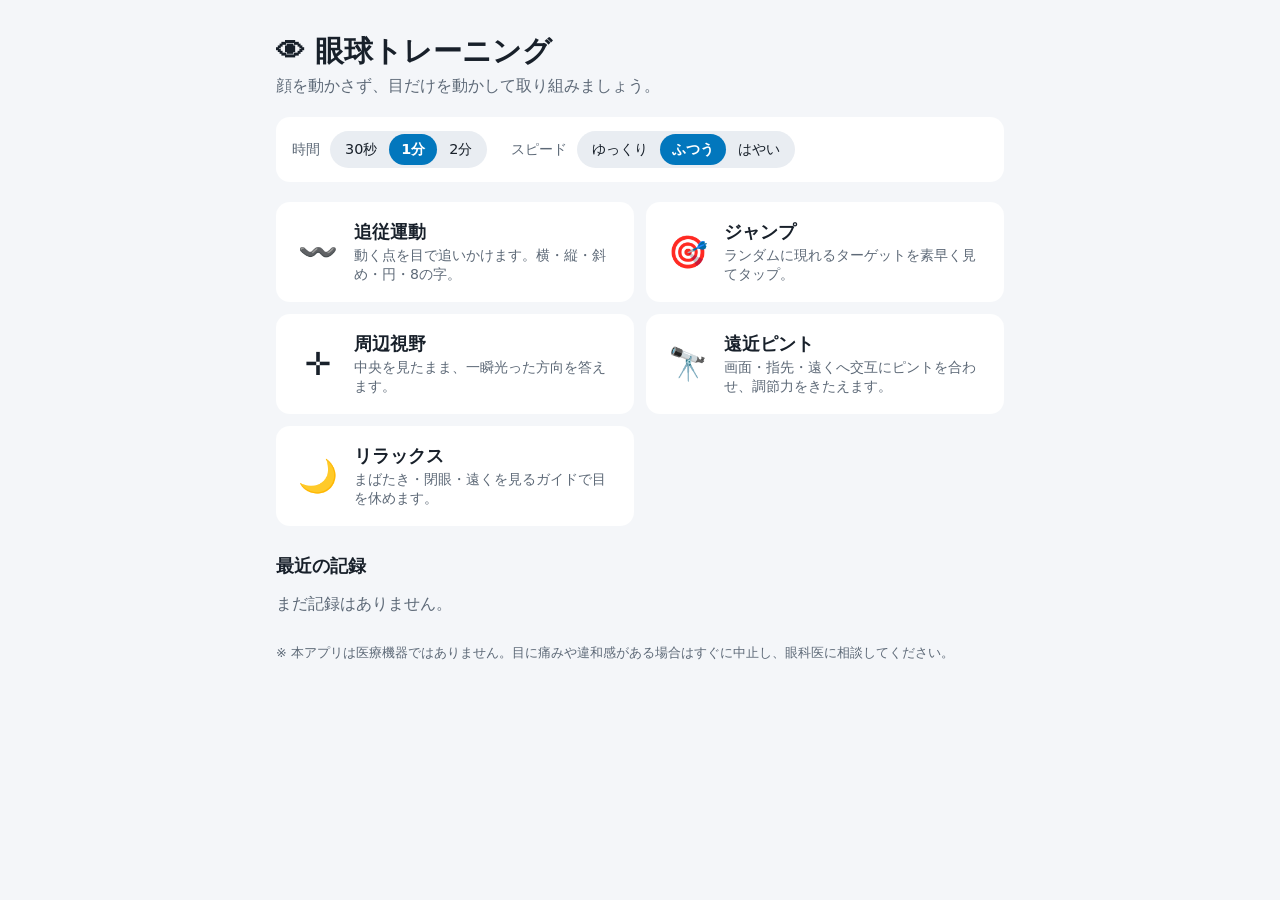
<file: index.html>
<!doctype html>
<html lang="ja">
<head>
  <meta charset="utf-8">
  <meta name="viewport" content="width=device-width, initial-scale=1, viewport-fit=cover">
  <meta name="theme-color" content="#10151c">
  <title>眼球トレーニング</title>
  <link rel="stylesheet" href="style.css">
</head>
<body>
  <!-- ホーム -->
  <main id="home" class="screen active">
    <header class="hero">
      <h1>👁 眼球トレーニング</h1>
      <p class="lead">顔を動かさず、目だけを動かして取り組みましょう。</p>
    </header>

    <section class="settings" aria-label="設定">
      <div class="field">
        <span class="label">時間</span>
        <div class="seg" data-setting="duration">
          <button data-value="30">30秒</button>
          <button data-value="60">1分</button>
          <button data-value="120">2分</button>
        </div>
      </div>
      <div class="field">
        <span class="label">スピード</span>
        <div class="seg" data-setting="speed">
          <button data-value="slow">ゆっくり</button>
          <button data-value="normal">ふつう</button>
          <button data-value="fast">はやい</button>
        </div>
      </div>
    </section>

    <section class="modes" aria-label="トレーニング">
      <button class="card" data-mode="pursuit">
        <span class="icon">〰️</span>
        <span class="title">追従運動</span>
        <span class="desc">動く点を目で追いかけます。横・縦・斜め・円・8の字。</span>
      </button>
      <button class="card" data-mode="saccade">
        <span class="icon">🎯</span>
        <span class="title">ジャンプ</span>
        <span class="desc">ランダムに現れるターゲットを素早く見てタップ。</span>
      </button>
      <button class="card" data-mode="peripheral">
        <span class="icon">✛</span>
        <span class="title">周辺視野</span>
        <span class="desc">中央を見たまま、一瞬光った方向を答えます。</span>
      </button>
      <button class="card" data-mode="focus">
        <span class="icon">🔭</span>
        <span class="title">遠近ピント</span>
        <span class="desc">画面・指先・遠くへ交互にピントを合わせ、調節力をきたえます。</span>
      </button>
      <button class="card" data-mode="relax">
        <span class="icon">🌙</span>
        <span class="title">リラックス</span>
        <span class="desc">まばたき・閉眼・遠くを見るガイドで目を休めます。</span>
      </button>
    </section>

    <section class="history" aria-label="履歴">
      <h2>最近の記録</h2>
      <ol id="history-list"></ol>
      <p id="history-empty" class="muted">まだ記録はありません。</p>
    </section>

    <footer class="muted small">
      ※ 本アプリは医療機器ではありません。目に痛みや違和感がある場合はすぐに中止し、眼科医に相談してください。
    </footer>
  </main>

  <!-- トレーニング中 -->
  <section id="exercise" class="screen" aria-live="polite">
    <div class="topbar">
      <span id="ex-title"></span>
      <span id="ex-info"></span>
      <span id="ex-timer">0:00</span>
      <button id="ex-stop" class="ghost">終了</button>
    </div>
    <div id="hint" class="hint"></div>
    <canvas id="stage"></canvas>
    <div id="dir-pad" class="dir-pad hidden" aria-label="方向を答える">
      <button data-dir="up" aria-label="上">▲</button>
      <button data-dir="left" aria-label="左">◀</button>
      <button data-dir="right" aria-label="右">▶</button>
      <button data-dir="down" aria-label="下">▼</button>
    </div>
  </section>

  <!-- 結果 -->
  <section id="result" class="screen">
    <div class="result-box">
      <h2>おつかれさまでした！</h2>
      <p id="res-title" class="muted"></p>
      <dl id="res-stats" class="stats"></dl>
      <p class="muted small">トレーニング後は数回まばたきをして、目を休めましょう。</p>
      <div class="actions">
        <button id="res-retry" class="primary">もう一度</button>
        <button id="res-home" class="ghost">ホームへ</button>
      </div>
    </div>
  </section>

  <script src="app.js"></script>
</body>
</html>
</file>
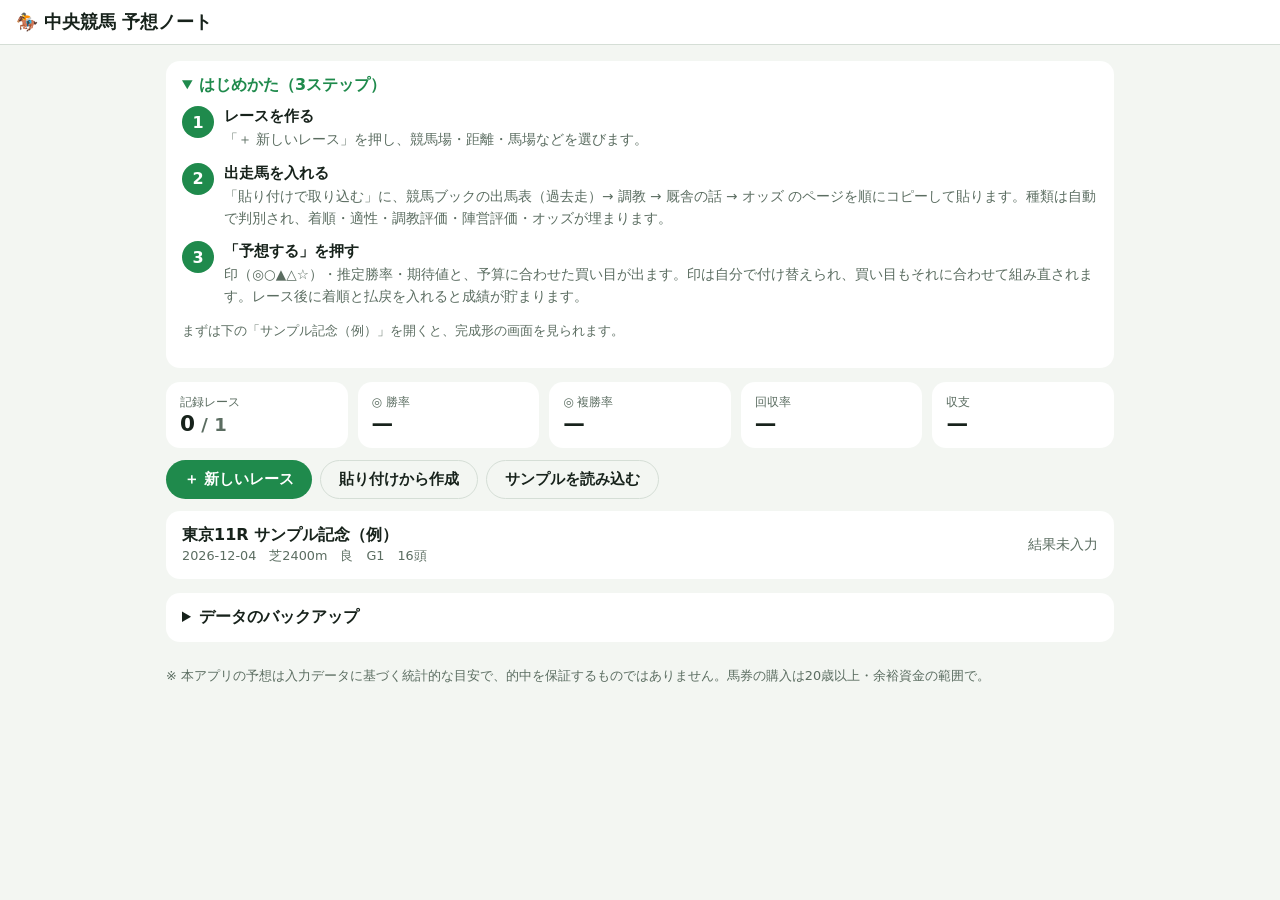
<file: keiba/index.html>
<!doctype html>
<html lang="ja">
<head>
  <meta charset="utf-8">
  <meta name="viewport" content="width=device-width, initial-scale=1, viewport-fit=cover">
  <meta name="theme-color" content="#17221b">
  <meta name="description" content="出走馬データから印・推定勝率・期待値・買い目を出す中央競馬の予想アプリ">
  <meta name="apple-mobile-web-app-capable" content="yes">
  <meta name="mobile-web-app-capable" content="yes">
  <meta name="apple-mobile-web-app-title" content="競馬予想">
  <meta name="apple-mobile-web-app-status-bar-style" content="black-translucent">
  <link rel="manifest" href="manifest.webmanifest">
  <link rel="icon" href="icons/icon.svg" type="image/svg+xml">
  <link rel="apple-touch-icon" href="icons/apple-touch-icon.png">
  <title>中央競馬 予想ノート</title>
  <link rel="stylesheet" href="style.css">
</head>
<body>
  <header class="appbar">
    <button id="nav-back" class="icon-btn hidden" aria-label="戻る">‹</button>
    <h1 id="appbar-title">🏇 中央競馬 予想ノート</h1>
  </header>

  <!-- ========== レース一覧 ========== -->
  <main id="list" class="screen active">
    <details class="panel guide" id="guide">
      <summary>はじめかた（3ステップ）</summary>
      <ol class="steps">
        <li>
          <b>レースを作る</b>
          <span>「＋ 新しいレース」を押し、競馬場・距離・馬場などを選びます。</span>
        </li>
        <li>
          <b>出走馬を入れる</b>
          <span>「貼り付けで取り込む」に、競馬ブックの出馬表（過去走）→ 調教 → 厩舎の話 → オッズ のページを順にコピーして貼ります。種類は自動で判別され、着順・適性・調教評価・陣営評価・オッズが埋まります。</span>
        </li>
        <li>
          <b>「予想する」を押す</b>
          <span>印（◎○▲△☆）・推定勝率・期待値と、予算に合わせた買い目が出ます。印は自分で付け替えられ、買い目もそれに合わせて組み直されます。レース後に着順と払戻を入れると成績が貯まります。</span>
        </li>
      </ol>
      <p class="muted small">まずは下の「サンプル記念（例）」を開くと、完成形の画面を見られます。</p>
    </details>

    <section class="stats" id="stats" aria-label="成績"></section>

    <div class="row-actions">
      <button id="new-race" class="primary">＋ 新しいレース</button>
      <button id="new-from-paste" class="ghost">貼り付けから作成</button>
      <button id="load-sample" class="ghost">サンプルを読み込む</button>
    </div>

    <ul id="race-list" class="race-list"></ul>
    <p id="race-empty" class="muted center">まだレースがありません。「新しいレース」から出走馬を入力しましょう。</p>

    <details class="panel">
      <summary>データのバックアップ</summary>
      <div class="row-actions">
        <button id="export-json" class="ghost">書き出す</button>
        <button id="import-paste" class="ghost">貼り付けて読み込む</button>
        <label class="ghost file-btn">ファイルから読み込む<input id="import-json" type="file" accept="application/json,.json" hidden></label>
      </div>
      <p class="muted small">データはこのブラウザ（localStorage）にのみ保存されます。</p>
    </details>

    <p class="muted small disclaimer">
      ※ 本アプリの予想は入力データに基づく統計的な目安で、的中を保証するものではありません。馬券の購入は20歳以上・余裕資金の範囲で。
    </p>
  </main>

  <!-- ========== レース編集 ========== -->
  <main id="edit" class="screen">
    <section class="panel">
      <h2>レース条件</h2>
      <div class="grid-form">
        <label>日付<input id="r-date" type="date"></label>
        <label>競馬場
          <select id="r-venue"></select>
        </label>
        <label>R<input id="r-num" type="number" min="1" max="12" inputmode="numeric"></label>
        <label class="span2">レース名<input id="r-name" type="text" placeholder="例：ジャパンカップ"></label>
        <label>芝/ダ
          <select id="r-surface"><option value="turf">芝</option><option value="dirt">ダート</option></select>
        </label>
        <label>距離(m)<input id="r-dist" type="number" step="100" min="1000" max="3600" inputmode="numeric"></label>
        <label>馬場
          <select id="r-going"><option>良</option><option>稍重</option><option>重</option><option>不良</option></select>
        </label>
        <label>格
          <select id="r-grade"><option>G1</option><option>G2</option><option>G3</option><option>OP/L</option><option>3勝</option><option>2勝</option><option>1勝</option><option>未勝利</option><option>新馬</option></select>
        </label>
        <label class="span2">枠バイアス
          <select id="r-bias">
            <option value="auto">自動（コースから推定）</option>
            <option value="inner">内枠有利</option>
            <option value="flat">フラット</option>
            <option value="outer">外枠有利</option>
          </select>
        </label>
      </div>
      <p id="bias-note" class="muted small"></p>
    </section>

    <section class="panel">
      <div class="panel-head">
        <h2>出走馬 <span id="horse-count" class="muted"></span></h2>
        <div class="row-actions tight">
          <button id="add-horse" class="ghost">＋ 1頭追加</button>
          <button id="open-paste" class="primary">貼り付けで取り込む</button>
        </div>
      </div>
      <p class="muted small">「貼り付けで取り込む」で競馬ブックの過去走・調教・厩舎コメント・オッズを順に貼ると、各項目が自動で埋まります。手入力・修正も可。近走は新しい順に「1-3-5」（中止は「中」）、適性・騎手・陣営は 1〜5、調教は A〜D。</p>
      <div class="table-wrap">
        <table class="horse-table" id="horse-table">
          <thead>
            <tr>
              <th>番</th><th>馬名</th><th>騎手</th><th>斤量</th><th>単勝</th>
              <th>近走</th><th>RT</th><th>S指数</th><th>上り順</th><th>騎手力</th><th>距離</th><th>コース</th><th>道悪</th>
              <th>調教</th><th>陣営</th><th>体重±</th><th>間隔週</th><th>取消</th><th></th>
            </tr>
          </thead>
          <tbody></tbody>
        </table>
      </div>
    </section>

    <div class="sticky-actions">
      <button id="delete-race" class="ghost danger">削除</button>
      <button id="go-predict" class="primary">予想する ›</button>
    </div>
  </main>

  <!-- ========== 予想結果 ========== -->
  <main id="predict" class="screen">
    <section class="panel race-head" id="race-head"></section>

    <section class="panel">
      <div class="panel-head">
        <h2>予想印</h2>
        <div class="row-actions tight">
          <button id="clear-marks" class="ghost">印をリセット</button>
          <button id="edit-race" class="ghost">出走馬を編集</button>
        </div>
      </div>
      <p id="pred-warn" class="warn small" hidden></p>
      <div class="table-wrap">
        <table class="pred-table" id="pred-table">
          <thead>
            <tr><th>印</th><th>番</th><th>馬名</th><th>指数</th><th>勝率</th><th>複勝率</th><th class="col-odds">単勝</th><th>期待値</th></tr>
          </thead>
          <tbody></tbody>
        </table>
      </div>
      <p class="muted small">印はタップで自分の印に変更できます（「消」は買い目から除外）。馬名をタップすると過去走・調教・厩舎コメントの詳細が開きます。勝率は能力指数とオッズを合成した推定値、期待値 = 推定勝率 × 単勝オッズ（1.0 超で妙味あり）。</p>
    </section>

    <section class="panel">
      <h2>おすすめ買い目</h2>
      <div class="field-row">
        <label>予算<input id="budget" type="number" min="100" step="100" value="3000" inputmode="numeric"> 円</label>
      </div>
      <div id="reco"></div>
    </section>

    <section class="panel">
      <h2>券種別 上位組み合わせ</h2>
      <div class="seg" id="bet-type">
        <button data-type="umaren" class="on">馬連</button>
        <button data-type="wide">ワイド</button>
        <button data-type="umatan">馬単</button>
        <button data-type="sanrenpuku">3連複</button>
        <button data-type="sanrentan">3連単</button>
      </div>
      <ol id="combo-list" class="combo-list"></ol>
      <p class="muted small">「理論オッズ」= 1 ÷ 推定的中率。実際のオッズがこれより高ければ期待値プラスの目安です。</p>
    </section>

    <details class="panel" id="weights-panel">
      <summary>予想ロジックの重み調整</summary>
      <div id="weights" class="weights"></div>
      <div class="row-actions">
        <button id="reset-weights" class="ghost">初期値に戻す</button>
      </div>
    </details>

    <section class="panel">
      <h2>結果・収支の記録</h2>
      <div class="grid-form">
        <label>1着<input id="res-1" type="number" min="1" max="18" inputmode="numeric"></label>
        <label>2着<input id="res-2" type="number" min="1" max="18" inputmode="numeric"></label>
        <label>3着<input id="res-3" type="number" min="1" max="18" inputmode="numeric"></label>
        <label>購入額(円)<input id="res-bet" type="number" min="0" step="100" inputmode="numeric"></label>
        <label>払戻額(円)<input id="res-pay" type="number" min="0" step="10" inputmode="numeric"></label>
      </div>
      <p id="res-summary" class="small"></p>
    </section>
  </main>

  <!-- 貼り付け取り込み -->
  <dialog id="paste-dialog" class="wide">
    <form method="dialog" class="dialog-body">
      <h2>貼り付けで取り込む</h2>
      <div class="seg" id="imp-type">
        <button type="button" data-type="auto" class="on">自動判別</button>
        <button type="button" data-type="past">過去走</button>
        <button type="button" data-type="train">調教</button>
        <button type="button" data-type="comment">厩舎コメント</button>
        <button type="button" data-type="odds">オッズ</button>
        <button type="button" data-type="simple">簡易出馬表</button>
      </div>
      <p id="imp-help" class="muted small"></p>
      <p class="muted small">ページ上部のレース名・日付・コース・馬場もまとめてコピーすると、レース条件も自動で入ります。</p>
      <textarea id="paste-text" rows="8" placeholder="競馬ブックのページを選択してコピーし、ここに貼り付け"></textarea>
      <label class="check" id="paste-replace-wrap" hidden><input type="checkbox" id="paste-replace" checked> 既存の出走馬を置き換える</label>
      <div id="imp-preview" class="imp-preview"></div>
      <div class="row-actions end">
        <button value="cancel" class="ghost">閉じる</button>
        <button type="button" id="imp-analyze" class="ghost">解析する</button>
        <button value="ok" id="paste-ok" class="primary" disabled>反映する</button>
      </div>
    </form>
  </dialog>

  <!-- 確認 -->
  <dialog id="ask-dialog">
    <form method="dialog" class="dialog-body">
      <p id="ask-msg"></p>
      <div class="row-actions end">
        <button value="cancel" class="ghost">キャンセル</button>
        <button value="ok" id="ask-ok" class="primary">OK</button>
      </div>
    </form>
  </dialog>

  <!-- バックアップ書き出し -->
  <dialog id="export-dialog">
    <form method="dialog" class="dialog-body">
      <h2>データを書き出す</h2>
      <p class="muted small">下の文字列をコピーしてメモ帳などに保存しておくと、別の端末やブラウザで「貼り付けて読み込む」から復元できます。</p>
      <textarea id="export-text" rows="6" readonly></textarea>
      <div class="row-actions end">
        <button type="button" id="export-download" class="ghost">ファイルで保存</button>
        <button type="button" id="export-copy" class="ghost">コピー</button>
        <button value="close" class="primary">閉じる</button>
      </div>
    </form>
  </dialog>

  <!-- バックアップ読み込み -->
  <dialog id="import-dialog">
    <form method="dialog" class="dialog-body">
      <h2>データを読み込む</h2>
      <p class="muted small">書き出した文字列を貼り付けてください。今あるレースに追加されます。</p>
      <textarea id="import-text" rows="6"></textarea>
      <div class="row-actions end">
        <button value="cancel" class="ghost">キャンセル</button>
        <button value="ok" class="primary">読み込む</button>
      </div>
    </form>
  </dialog>

  <div id="toast" class="toast" role="status" hidden></div>

  <script src="import.js"></script>
  <script src="app.js"></script>
</body>
</html>
</file>
<file: style.css>
:root {
  --bg: #10151c;
  --surface: #1a212b;
  --surface-2: #232c38;
  --text: #e8edf3;
  --muted: #8b97a6;
  --accent: #4fc3f7;
  --accent-ink: #062330;
  --target: #ffd54f;
  --good: #81c784;
  --bad: #e57373;
  --radius: 14px;
}

@media (prefers-color-scheme: light) {
  :root {
    --bg: #f4f6f9;
    --surface: #ffffff;
    --surface-2: #e9edf2;
    --text: #18202a;
    --muted: #5d6977;
    --accent: #0277bd;
    --accent-ink: #ffffff;
    --target: #e65100;
    --good: #2e7d32;
    --bad: #c62828;
  }
}

* { box-sizing: border-box; }

html, body {
  margin: 0;
  height: 100%;
  background: var(--bg);
  color: var(--text);
  font-family: system-ui, -apple-system, "Hiragino Sans", "Noto Sans JP", sans-serif;
  -webkit-tap-highlight-color: transparent;
}

button {
  font: inherit;
  color: inherit;
  cursor: pointer;
}

.screen { display: none; }
.screen.active { display: block; }
.hidden { display: none !important; }
.muted { color: var(--muted); }
.small { font-size: 0.8rem; line-height: 1.6; }

/* ---------- ホーム ---------- */
#home {
  max-width: 760px;
  margin: 0 auto;
  padding: 24px 16px 40px;
}

.hero h1 { margin: 8px 0 4px; font-size: 1.8rem; }
.lead { margin: 0 0 20px; color: var(--muted); }

.settings {
  display: flex;
  flex-wrap: wrap;
  gap: 12px 24px;
  background: var(--surface);
  border-radius: var(--radius);
  padding: 14px 16px;
  margin-bottom: 20px;
}

.field { display: flex; align-items: center; gap: 10px; }
.label { font-size: 0.9rem; color: var(--muted); }

.seg {
  display: inline-flex;
  background: var(--surface-2);
  border-radius: 999px;
  padding: 3px;
}
.seg button {
  border: 0;
  background: transparent;
  padding: 6px 12px;
  border-radius: 999px;
  font-size: 0.9rem;
}
.seg button.on {
  background: var(--accent);
  color: var(--accent-ink);
  font-weight: 600;
}

.modes {
  display: grid;
  grid-template-columns: repeat(auto-fill, minmax(min(100%, 320px), 1fr));
  gap: 12px;
}

.card {
  display: grid;
  grid-template-columns: 48px 1fr;
  grid-template-rows: auto auto;
  column-gap: 12px;
  text-align: left;
  background: var(--surface);
  border: 2px solid transparent;
  border-radius: var(--radius);
  padding: 16px;
  transition: border-color .15s, transform .15s;
}
.card:hover, .card:focus-visible { border-color: var(--accent); outline: none; }
.card:active { transform: scale(.98); }
.card .icon { grid-row: span 2; font-size: 2rem; align-self: center; text-align: center; }
.card .title { font-weight: 700; font-size: 1.1rem; }
.card .desc { color: var(--muted); font-size: 0.88rem; margin-top: 2px; }

.history { margin-top: 28px; }
.history h2 { font-size: 1.1rem; margin: 0 0 8px; }
#history-list { list-style: none; padding: 0; margin: 0; }
#history-list li {
  display: flex;
  justify-content: space-between;
  gap: 12px;
  padding: 10px 12px;
  border-bottom: 1px solid var(--surface-2);
  font-size: 0.9rem;
}
#history-list .when { color: var(--muted); white-space: nowrap; }

footer { margin-top: 28px; }

/* ---------- トレーニング ---------- */
#exercise.active {
  position: fixed;
  inset: 0;
  display: flex;
  flex-direction: column;
  user-select: none;
  -webkit-user-select: none;
}

.topbar {
  display: flex;
  align-items: center;
  gap: 12px;
  padding: 10px 16px;
  padding-top: max(10px, env(safe-area-inset-top));
  background: var(--surface);
  font-size: 0.95rem;
}
#ex-title { font-weight: 700; }
#ex-info { flex: 1; color: var(--muted); overflow: hidden; text-overflow: ellipsis; white-space: nowrap; }
#ex-timer { font-variant-numeric: tabular-nums; font-weight: 600; }

.ghost {
  border: 1px solid var(--muted);
  background: transparent;
  border-radius: 999px;
  padding: 6px 14px;
}
.primary {
  border: 0;
  background: var(--accent);
  color: var(--accent-ink);
  border-radius: 999px;
  padding: 10px 22px;
  font-weight: 700;
}

#stage {
  flex: 1;
  width: 100%;
  min-height: 0;
  display: block;
  touch-action: none;
}

.hint {
  text-align: center;
  color: var(--muted);
  font-size: 0.9rem;
  pointer-events: none;
  padding: 8px 16px 0;
}

.dir-pad {
  align-self: center;
  margin: 4px 0 max(12px, env(safe-area-inset-bottom));
  display: grid;
  grid-template-areas: ". up ." "left . right" ". down .";
  grid-template-columns: repeat(3, 56px);
  grid-template-rows: repeat(3, 56px);
  gap: 4px;
}
.dir-pad button {
  border: 0;
  border-radius: 12px;
  background: var(--surface-2);
  font-size: 1.2rem;
}
.dir-pad button:active { background: var(--accent); color: var(--accent-ink); }
.dir-pad [data-dir=up] { grid-area: up; }
.dir-pad [data-dir=down] { grid-area: down; }
.dir-pad [data-dir=left] { grid-area: left; }
.dir-pad [data-dir=right] { grid-area: right; }

/* ---------- 結果 ---------- */
#result.active {
  display: flex;
  min-height: 100%;
  align-items: center;
  justify-content: center;
  padding: 24px 16px;
}
.result-box {
  width: 100%;
  max-width: 420px;
  background: var(--surface);
  border-radius: var(--radius);
  padding: 24px;
  text-align: center;
}
.result-box h2 { margin: 0 0 4px; }
.stats {
  display: grid;
  grid-template-columns: 1fr auto;
  gap: 8px 16px;
  text-align: left;
  margin: 20px 0;
}
.stats dt { color: var(--muted); }
.stats dd { margin: 0; font-weight: 700; font-variant-numeric: tabular-nums; }
.actions { display: flex; gap: 12px; justify-content: center; margin-top: 16px; }
</file>
<file: keiba/style.css>
:root {
  --bg: #0f1712;
  --surface: #17221b;
  --surface-2: #213027;
  --line: #2c3d32;
  --text: #e9f0eb;
  --muted: #8fa396;
  --accent: #5cc98a;
  --accent-ink: #062214;
  --gold: #f2c94c;
  --good: #7ad39b;
  --bad: #ef7d7d;
  --radius: 14px;
  color-scheme: dark;
  /* 枠色 */
  --w1: #ffffff; --w1i: #111;
  --w2: #222222; --w2i: #fff;
  --w3: #e53935; --w3i: #fff;
  --w4: #1e63d6; --w4i: #fff;
  --w5: #f4d03f; --w5i: #111;
  --w6: #2e9d4f; --w6i: #fff;
  --w7: #f39c33; --w7i: #111;
  --w8: #f48fb1; --w8i: #111;
}

@media (prefers-color-scheme: light) {
  :root:not([data-theme="dark"]) {
    --bg: #f3f6f2;
    --surface: #ffffff;
    --surface-2: #e8eee8;
    --line: #d5ded6;
    --text: #17221b;
    --muted: #5b6d61;
    --accent: #1f8a4c;
    --accent-ink: #ffffff;
    --gold: #b7860b;
    --good: #1f8a4c;
    --bad: #c62828;
    --w1: #ffffff; --w1i: #111;
    color-scheme: light;
  }
}
:root[data-theme="light"] {
  --bg: #f3f6f2;
    --surface: #ffffff;
    --surface-2: #e8eee8;
    --line: #d5ded6;
    --text: #17221b;
    --muted: #5b6d61;
    --accent: #1f8a4c;
    --accent-ink: #ffffff;
    --gold: #b7860b;
    --good: #1f8a4c;
    --bad: #c62828;
    --w1: #ffffff; --w1i: #111;
  color-scheme: light;
}

* { box-sizing: border-box; }

html, body {
  margin: 0;
  background: var(--bg);
  color: var(--text);
  font-family: system-ui, -apple-system, "Hiragino Sans", "Noto Sans JP", sans-serif;
  -webkit-tap-highlight-color: transparent;
}

button, input, select, textarea { font: inherit; color: inherit; }
button { cursor: pointer; }

.hidden { display: none !important; }
[hidden] { display: none !important; }
.muted { color: var(--muted); }
.small { font-size: 0.8rem; line-height: 1.6; }
.center { text-align: center; }
code { background: var(--surface-2); padding: 1px 5px; border-radius: 4px; font-size: .85em; }

/* ---------- アプリバー ---------- */
.appbar {
  position: sticky;
  top: env(safe-area-inset-top, 0px);
  z-index: 10;
  display: flex;
  align-items: center;
  gap: 8px;
  padding-block: 10px;
  padding-left: max(16px, env(safe-area-inset-left, 0px));
  padding-right: max(16px, env(safe-area-inset-right, 0px));
  background: var(--surface);
  border-bottom: 1px solid var(--line);
}
.appbar h1 { margin: 0; font-size: 1.1rem; overflow: hidden; text-overflow: ellipsis; white-space: nowrap; }
.icon-btn {
  border: 0; background: transparent;
  font-size: 1.8rem; line-height: 1;
  width: 36px; height: 36px; border-radius: 50%;
}
.icon-btn:hover { background: var(--surface-2); }

.screen {
  display: none;
  max-width: 980px;
  margin: 0 auto;
  padding-block: 16px 96px;
  padding-left: max(16px, env(safe-area-inset-left, 0px));
  padding-right: max(16px, env(safe-area-inset-right, 0px));
}
.screen.active { display: block; }

/* ---------- 共通部品 ---------- */
.panel {
  background: var(--surface);
  border-radius: var(--radius);
  padding: 14px 16px;
  margin-bottom: 14px;
}
.panel h2 { font-size: 1.05rem; margin: 0 0 10px; }
details.panel > summary { cursor: pointer; font-weight: 700; }
details.panel[open] > summary { margin-bottom: 10px; }
.panel-head { display: flex; flex-wrap: wrap; align-items: center; justify-content: space-between; gap: 8px; margin-bottom: 4px; }
.panel-head h2 { margin: 0; }

.row-actions { display: flex; flex-wrap: wrap; gap: 8px; margin: 12px 0; }
.row-actions.tight { margin: 0; }
.row-actions.end { justify-content: flex-end; }

.primary, .ghost {
  border-radius: 999px;
  padding: 9px 18px;
  font-weight: 600;
  font-size: .92rem;
}
.primary { border: 0; background: var(--accent); color: var(--accent-ink); }
.ghost { border: 1px solid var(--line); background: transparent; }
.ghost:hover { border-color: var(--accent); }
.ghost.danger { color: var(--bad); }
.file-btn { cursor: pointer; display: inline-block; }

input, select, textarea {
  background: var(--surface-2);
  border: 1px solid var(--line);
  border-radius: 8px;
  padding: 7px 9px;
  min-width: 0;
}
input:focus, select:focus, textarea:focus { outline: 2px solid var(--accent); outline-offset: -1px; }
textarea { width: 100%; font-family: ui-monospace, monospace; font-size: .85rem; }

.grid-form {
  display: grid;
  grid-template-columns: repeat(auto-fill, minmax(130px, 1fr));
  gap: 10px;
}
.grid-form label { display: flex; flex-direction: column; gap: 4px; font-size: .8rem; color: var(--muted); }
.grid-form label > * { color: var(--text); width: 100%; }
.grid-form .span2 { grid-column: span 2; }
@media (max-width: 360px) { .grid-form .span2 { grid-column: auto; } }

.field-row label { display: inline-flex; align-items: center; gap: 8px; font-size: .9rem; }
.field-row input { width: 110px; }

.seg {
  display: flex;
  flex-wrap: wrap;
  gap: 4px;
  background: var(--surface-2);
  border-radius: 12px;
  padding: 4px;
  margin-bottom: 10px;
}
.seg button { flex: 1 0 auto; border: 0; background: transparent; padding: 7px 10px; border-radius: 9px; font-size: .88rem; }
.seg button.on { background: var(--accent); color: var(--accent-ink); font-weight: 700; }

.check { display: flex; align-items: center; gap: 8px; font-size: .9rem; margin: 10px 0; }

/* ---------- 一覧 ---------- */
.stats {
  display: grid;
  grid-template-columns: repeat(auto-fit, minmax(130px, 1fr));
  gap: 10px;
  margin-bottom: 4px;
}
.stat { background: var(--surface); border-radius: var(--radius); padding: 12px 14px; }
.stat .k { font-size: .75rem; color: var(--muted); }
.stat .v { font-size: 1.35rem; font-weight: 700; font-variant-numeric: tabular-nums; }
.stat .v.plus { color: var(--good); }
.stat .v.minus { color: var(--bad); }

.race-list { list-style: none; margin: 0 0 14px; padding: 0; display: grid; gap: 8px; }
.race-list button {
  width: 100%;
  text-align: left;
  display: grid;
  grid-template-columns: 1fr auto;
  gap: 2px 12px;
  background: var(--surface);
  border: 2px solid transparent;
  border-radius: var(--radius);
  padding: 12px 14px;
}
.race-list button:hover { border-color: var(--accent); }
.race-list .t { font-weight: 700; }
.race-list .s { font-size: .8rem; color: var(--muted); grid-column: 1; }
.race-list .r { grid-row: span 2; align-self: center; font-size: .85rem; text-align: right; font-variant-numeric: tabular-nums; }

.disclaimer { margin-top: 24px; }

/* ---------- テーブル ---------- */
.table-wrap { overflow-x: auto; margin: 8px -16px 0; padding: 0 16px; -webkit-overflow-scrolling: touch; }
table { border-collapse: collapse; width: 100%; font-size: .88rem; }
th { font-size: .72rem; color: var(--muted); font-weight: 600; text-align: left; padding: 6px 4px; white-space: nowrap; border-bottom: 1px solid var(--line); }
td { padding: 4px; border-bottom: 1px solid var(--line); white-space: nowrap; }

.horse-table input, .horse-table select { padding: 5px 6px; font-size: .85rem; }
.horse-table .w-num { width: 3.2em; }
.horse-table .w-name { width: 9.5em; }
.horse-table .w-jockey { width: 5.5em; }
.horse-table .w-sm { width: 4.2em; }
.horse-table .w-form { width: 6.5em; }
.horse-table .w-xs { width: 3.4em; }
.horse-table tr.scratched input:not([type=checkbox]) { opacity: .4; text-decoration: line-through; }
.horse-table .del { border: 0; background: transparent; color: var(--muted); font-size: 1.1rem; padding: 4px 8px; }
.horse-table .del:hover { color: var(--bad); }

.waku {
  display: inline-grid; place-items: center;
  min-width: 1.9em; height: 1.9em;
  border-radius: 6px;
  font-weight: 700; font-variant-numeric: tabular-nums;
  border: 1px solid var(--line);
}

.pred-table td { padding: 8px 4px; }
.pred-table .mark { font-size: 1.15rem; font-weight: 700; color: var(--gold); width: 2em; text-align: center; }
.pred-table .name { font-weight: 600; white-space: normal; min-width: 7em; }
.pred-table .num { text-align: right; font-variant-numeric: tabular-nums; }
.pred-table .ev-plus { color: var(--good); font-weight: 700; }
.pred-table .ev-minus { color: var(--muted); }
.bar { position: relative; display: inline-block; width: 64px; height: 6px; background: var(--surface-2); border-radius: 3px; vertical-align: middle; margin-right: 6px; }
.bar > i { position: absolute; inset: 0 auto 0 0; background: var(--accent); border-radius: 3px; }

.race-head .title { font-size: 1.15rem; font-weight: 700; margin: 0; }
.race-head .meta { color: var(--muted); font-size: .85rem; margin-top: 2px; }

/* ---------- 買い目 ---------- */
.reco-card { border: 1px solid var(--line); border-radius: 12px; padding: 10px 12px; margin-top: 10px; }
.reco-card .h { display: flex; justify-content: space-between; gap: 8px; flex-wrap: wrap; font-weight: 700; }
.reco-card .h .amt { color: var(--accent); font-variant-numeric: tabular-nums; }
.reco-card .d { font-size: .82rem; color: var(--muted); margin: 2px 0 6px; }
.reco-card .tickets { display: flex; flex-wrap: wrap; gap: 6px; }
.ticket { background: var(--surface-2); border-radius: 8px; padding: 4px 8px; font-size: .82rem; font-variant-numeric: tabular-nums; }
.ticket b { margin-right: 4px; }
.reco-total { margin-top: 10px; font-size: .9rem; }

.combo-list { list-style: none; margin: 0; padding: 0; counter-reset: c; }
.combo-list li {
  counter-increment: c;
  display: grid;
  grid-template-columns: 2em 1fr auto auto;
  gap: 8px;
  align-items: center;
  padding: 7px 0;
  border-bottom: 1px solid var(--line);
  font-size: .9rem;
  font-variant-numeric: tabular-nums;
}
.combo-list li::before { content: counter(c); color: var(--muted); font-size: .8rem; text-align: right; }
.combo-list .nums { display: flex; gap: 4px; align-items: center; flex-wrap: wrap; }
.combo-list .nums .sep { color: var(--muted); }
.combo-list .p { text-align: right; }
.combo-list .o { text-align: right; color: var(--muted); min-width: 5.5em; }

/* ---------- 重み ---------- */
.weights { display: grid; gap: 10px; }
.weights label { display: grid; grid-template-columns: 8.5em 1fr 2.5em; gap: 10px; align-items: center; font-size: .88rem; }
.weights input[type=range] { width: 100%; padding: 0; accent-color: var(--accent); background: transparent; border: 0; }
.weights output { text-align: right; font-variant-numeric: tabular-nums; color: var(--muted); }
.weights .note { font-size: .75rem; color: var(--muted); margin: -6px 0 0; }

/* ---------- 下部固定ボタン ---------- */
.sticky-actions {
  position: fixed;
  left: 0; right: 0; bottom: 0;
  display: flex;
  justify-content: space-between;
  gap: 10px;
  padding-top: 10px;
  padding-bottom: calc(10px + env(safe-area-inset-bottom, 0px));
  padding-left: max(16px, env(safe-area-inset-left, 0px));
  padding-right: max(16px, env(safe-area-inset-right, 0px));
  background: var(--surface);
  border-top: 1px solid var(--line);
  z-index: 10;
}
.sticky-actions .primary { flex: 1; max-width: 360px; margin-left: auto; padding: 12px; font-size: 1rem; }

/* ---------- ダイアログ ---------- */
dialog {
  width: min(560px, calc(100vw - 32px));
  border: 0;
  border-radius: var(--radius);
  background: var(--surface);
  color: var(--text);
  padding: 0;
}
dialog::backdrop { background: rgba(0, 0, 0, .55); }
.dialog-body { padding: 18px; }
.dialog-body h2 { margin: 0 0 8px; font-size: 1.1rem; }

.plus { color: var(--good); }
.minus { color: var(--bad); }

@media (max-width: 520px) {
  .pred-table { font-size: .8rem; }
  .pred-table td, .pred-table th { padding: 6px 3px; }
  .pred-table .name { min-width: 0; max-width: 7.5em; font-size: .78rem; line-height: 1.3; }
  .pred-table .bar { display: none; }
  .pred-table .mark { width: 1.4em; }
  .pred-table .col-odds { display: none; }
}

/* ---------- はじめかた ---------- */
.guide > summary { color: var(--accent); }
.steps { margin: 0; padding: 0; list-style: none; counter-reset: s; display: grid; gap: 12px; }
.steps li { counter-increment: s; display: grid; grid-template-columns: 2rem 1fr; gap: 2px 10px; }
.steps li::before {
  content: counter(s);
  grid-row: span 2;
  display: grid; place-items: center;
  width: 2rem; height: 2rem; border-radius: 50%;
  background: var(--accent); color: var(--accent-ink); font-weight: 700;
}
.steps b { font-size: .95rem; }
.steps span { font-size: .85rem; color: var(--muted); line-height: 1.6; }

/* ---------- 通知 ---------- */
.toast {
  position: fixed;
  left: 50%;
  bottom: calc(80px + env(safe-area-inset-bottom, 0px));
  transform: translateX(-50%);
  max-width: calc(100vw - 32px);
  background: var(--text);
  color: var(--bg);
  padding: 10px 16px;
  border-radius: 10px;
  font-size: .88rem;
  z-index: 50;
  box-shadow: 0 6px 20px rgba(0,0,0,.3);
}

body::before {
  content: "";
  position: fixed;
  inset: 0 0 auto;
  height: env(safe-area-inset-top, 0px);
  z-index: 10;
  background: var(--surface);
}

/* ---------- 取り込み ---------- */
dialog.wide { width: min(820px, calc(100vw - 32px)); }
dialog .seg button { flex: 1 1 auto; }
.imp-preview { margin-top: 10px; }
.imp-preview .table-wrap { max-height: 45vh; overflow: auto; }
table.preview td { font-size: .82rem; vertical-align: top; }
table.preview .wrap { white-space: normal; display: block; min-width: 14em; max-width: 28em; }
.tag { font-size: .7rem; padding: 1px 6px; border-radius: 999px; background: var(--surface-2); color: var(--muted); }
.tag.new { background: var(--accent); color: var(--accent-ink); }
.tag.skip { color: var(--bad); }
.primary:disabled { opacity: .45; cursor: default; }

/* ---------- 予想：印・詳細 ---------- */
.mark-sel {
  appearance: none; -webkit-appearance: none;
  width: 2.1em; padding: 2px 0; text-align: center; text-align-last: center;
  background: transparent; border: 1px dashed transparent; border-radius: 6px;
  color: var(--gold); font-size: 1.15rem; font-weight: 700; cursor: pointer;
}
.mark-sel:hover { border-color: var(--line); }
.mark-sel.manual { border: 1px solid var(--gold); }
tr.erased td { opacity: .45; }
.name-btn { border: 0; background: transparent; padding: 0; text-align: left; font-weight: 600; display: block; }
.name-btn:hover { color: var(--accent); }
.info-dot { color: var(--accent); font-size: .6rem; vertical-align: middle; }
tr.detail td { background: var(--surface-2); white-space: normal; padding: 10px 12px; }
.detail-body { display: grid; gap: 8px; font-size: .84rem; max-width: 640px; }
.detail-body h4 { margin: 0 0 2px; font-size: .82rem; color: var(--muted); }
.detail-body p { margin: 0; line-height: 1.6; }
.detail-body .grade { color: var(--gold); font-weight: 700; }
.chips { display: flex; flex-wrap: wrap; gap: 4px; }
.chip { background: var(--surface); border-radius: 999px; padding: 2px 8px; font-size: .74rem; color: var(--muted); }
.chip b { color: var(--text); font-variant-numeric: tabular-nums; }
ul.past { list-style: none; margin: 0; padding: 0; display: grid; gap: 2px; font-variant-numeric: tabular-nums; }

.raceinfo-box { border: 1px solid var(--accent); border-radius: 10px; padding: 4px 12px 8px; margin-bottom: 10px; }
.raceinfo-box .check { margin: 6px 0 2px; }
.raceinfo-box p { margin: 2px 0; }

.warn { background: color-mix(in srgb, var(--gold) 14%, transparent); border-left: 3px solid var(--gold); border-radius: 6px; padding: 8px 10px; margin: 8px 0; line-height: 1.6; }

.going-row { display: flex; align-items: center; gap: 10px; margin-top: 10px; }
.going-seg { margin: 0; flex: 1; max-width: 320px; }
</file>
